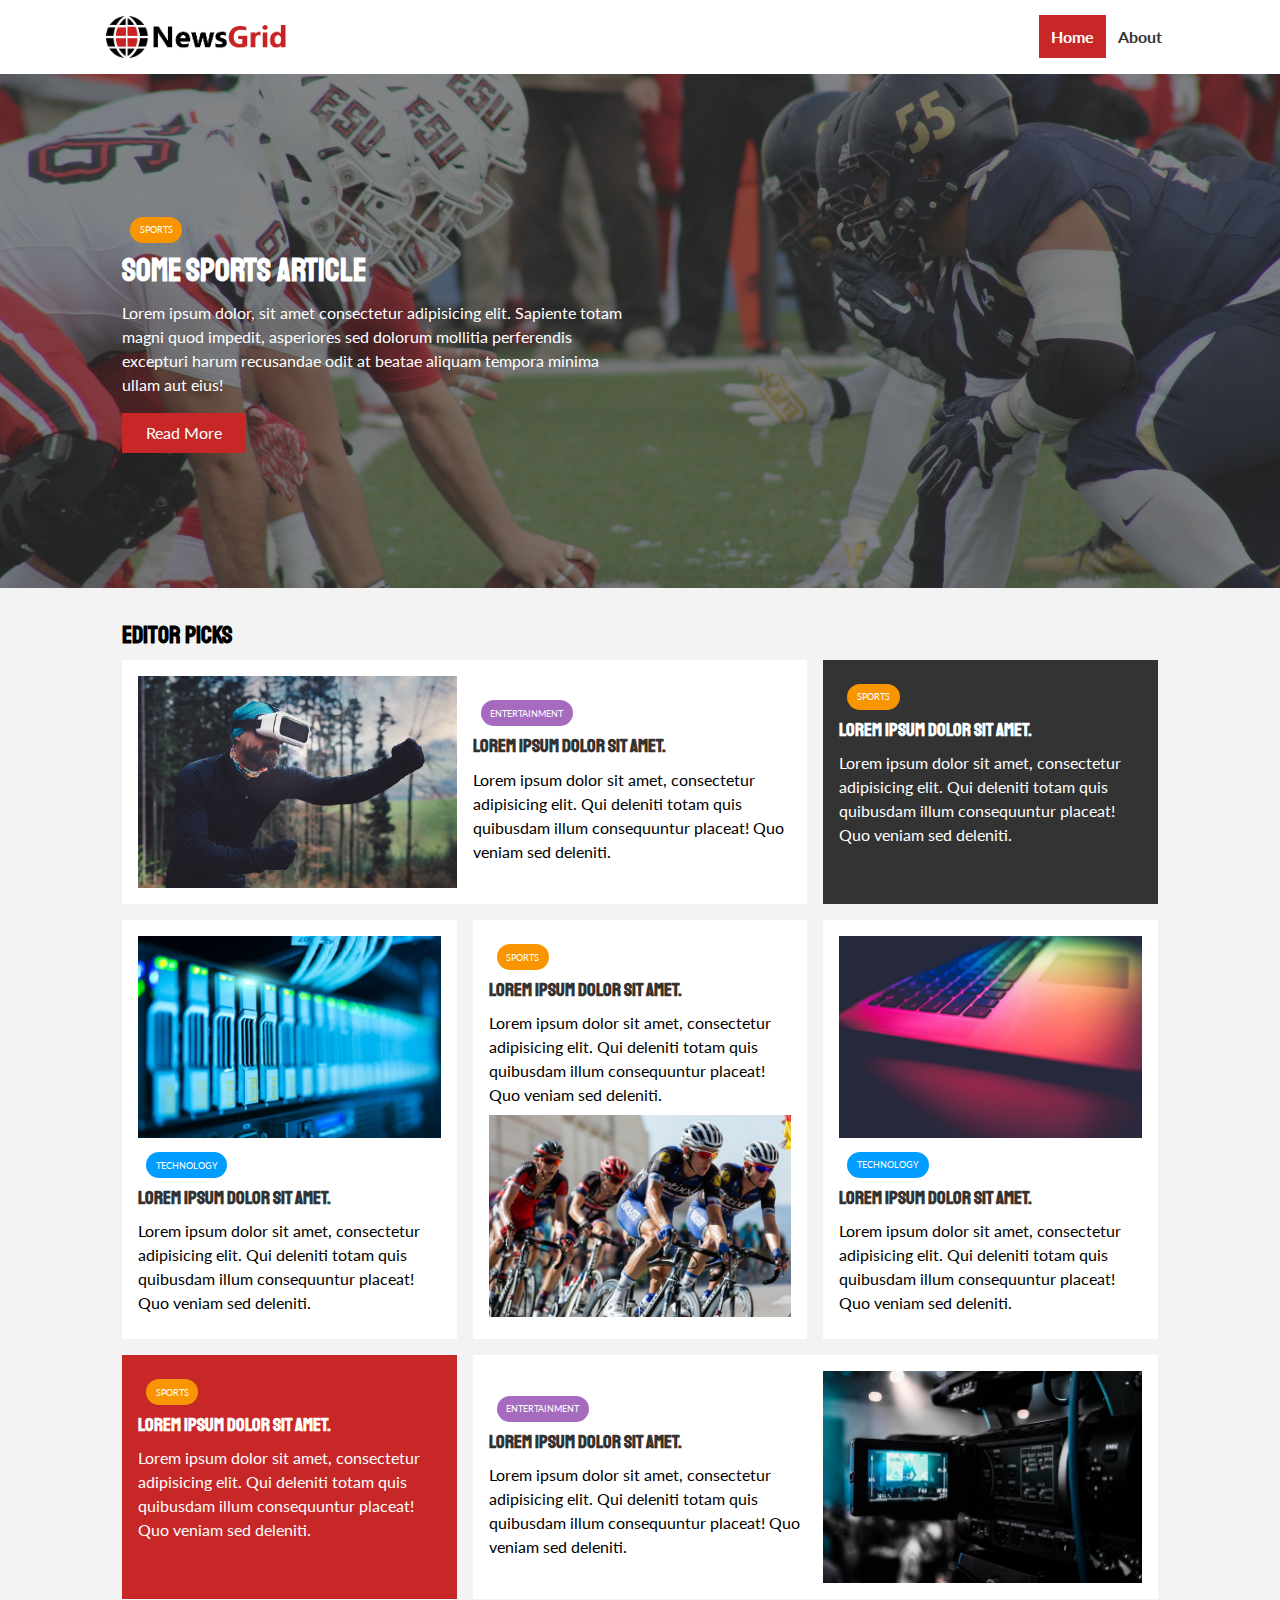
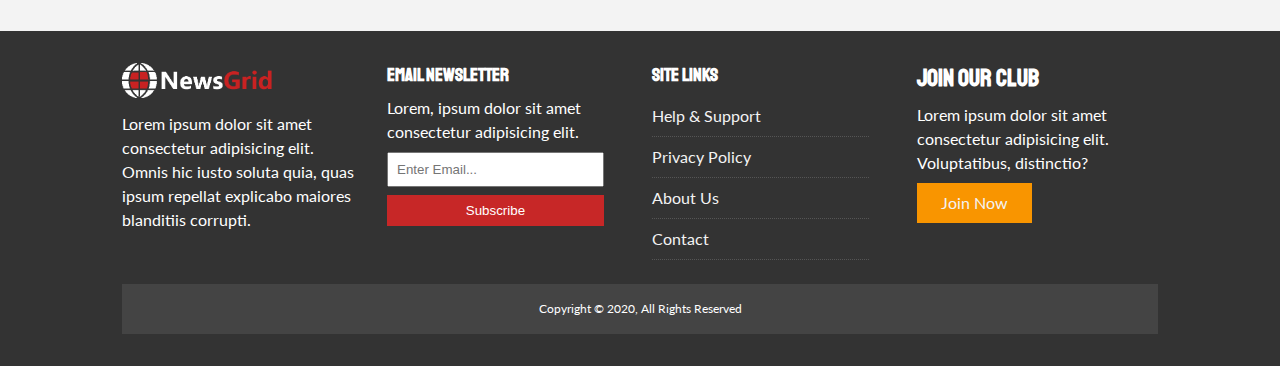
<file: index.html>
<!DOCTYPE html>
<html lang="en">
    <head>
        <meta charset="UTF-8">
        <meta name="viewport" content="width=device-width, initial-scale=1.0">
        <link rel="stylesheet" href="https://cdnjs.cloudflare.com/ajax/libs/font-awesome/5.15.1/css/all.min.css" integrity="sha512-+4zCK9k+qNFUR5X+cKL9EIR+ZOhtIloNl9GIKS57V1MyNsYpYcUrUeQc9vNfzsWfV28IaLL3i96P9sdNyeRssA==" crossorigin="anonymous" />
        <link href="https://fonts.googleapis.com/css?family=Lato|Staatliches" rel="stylesheet">
        <link rel="stylesheet" href="css/style.css">
        <link rel="stylesheet" media="screen and (max-width: 768px)" href="css/mobile.css">
        <link rel="shortcut icon" type="image/x-icon" href="favicon.ico">
        <title>NewsGrid | Latest News</title>
    </head>
    <body>
        <nav id="main-nav">
            <div class="container">
                <img src="img/logo.png" alt="NewsGrid" class="logo">
                <div class="social">
                    <a href="http://facebook.com" target="_blank"><i class="fab fa-facebook fa-2x"></i></a>
                    <a href="http://twitter.com" target="_blank"><i class="fab fa-twitter fa-2x"></i> </a>
                    <a href="http://instagram.com" target="_blank"><i class="fab fa-instagram fa-2x"></i></a>
                    <a href="http://youtube.com" target="_blank"><i class="fab fa-youtube fa-2x"></i></a>
                </div>
                <ul>
                    <li><a class="current" href="index.html">Home</a></li>
                    <li><a href="about.html">About</a></li>
                </ul>
            </div>
        </nav>
        <!-- Showcase -->
        <header id="showcase">
            <div class="container">
                <div class="showcase-container">
                    <div class="showcase-content">
                        <div class="category category-sports">Sports</div>
                        <h1>Some Sports Article</h1>
                        <p>Lorem ipsum dolor, sit amet consectetur adipisicing elit. Sapiente totam magni quod impedit, asperiores sed dolorum mollitia perferendis excepturi harum recusandae odit at beatae aliquam tempora minima ullam aut eius!</p>
                        <a href="article.html" class="btn btn-primary">Read More</a>
                    </div>
                </div>
            </div>
        </header>
        <section id="home-articles" class="py-2">
            <div class="container">
                <h2>Editor Picks</h2>
                <div class="articles-container">
                    <article class="card">
                        <img src="img/articles/ent1.jpg" alt="">
                        <div>
                            <div class="category category-ent">Entertainment</div>
                            <h3>
                                <a href="article.html">Lorem ipsum dolor sit amet.</a>
                            </h3>
                            <p>Lorem ipsum dolor sit amet, consectetur adipisicing elit. Qui deleniti totam quis quibusdam illum consequuntur placeat! Quo veniam sed deleniti.</p>
                        </div>
                    </article>
                    <article class="card bg-dark">
                        <div class="category category-sports">Sports</div>
                        <h3>
                            <a href="article.html">Lorem ipsum dolor sit amet.</a>
                        </h3>
                        <p>Lorem ipsum dolor sit amet, consectetur adipisicing elit. Qui deleniti totam quis quibusdam illum consequuntur placeat! Quo veniam sed deleniti.</p>
                    </article>
                    <article class="card">
                        <img src="img/articles/tech1.jpg" alt="">
                        <div class="category category-tech">Technology</div>
                        <h3>
                            <a href="article.html">Lorem ipsum dolor sit amet.</a>
                        </h3>
                        <p>Lorem ipsum dolor sit amet, consectetur adipisicing elit. Qui deleniti totam quis quibusdam illum consequuntur placeat! Quo veniam sed deleniti.</p>
                    </article>
                    <article class="card">          
                        <div class="category category-sports">Sports</div>
                        <h3>
                            <a href="article.html">Lorem ipsum dolor sit amet.</a>
                        </h3>
                        <p>Lorem ipsum dolor sit amet, consectetur adipisicing elit. Qui deleniti totam quis quibusdam illum consequuntur placeat! Quo veniam sed deleniti.</p>
                        <img src="img/articles/sports1.jpg" alt="">
                    </article>
                    <article class="card">
                        <img src="img/articles/tech2.jpg" alt="">
                        <div class="category category-tech">Technology</div>
                        <h3>
                            <a href="article.html">Lorem ipsum dolor sit amet.</a>
                        </h3>
                        <p>Lorem ipsum dolor sit amet, consectetur adipisicing elit. Qui deleniti totam quis quibusdam illum consequuntur placeat! Quo veniam sed deleniti.</p>
                    </article>
                    <article class="card bg-primary">
                        <div class="category category-sports">Sports</div>
                        <h3>
                            <a href="article.html">Lorem ipsum dolor sit amet.</a>
                        </h3>
                        <p>Lorem ipsum dolor sit amet, consectetur adipisicing elit. Qui deleniti totam quis quibusdam illum consequuntur placeat! Quo veniam sed deleniti.</p>
                    </article>
                    <article class="card">  
                        <div>
                            <div class="category category-ent">Entertainment</div>
                            <h3>
                                <a href="article.html">Lorem ipsum dolor sit amet.</a>
                            </h3>
                            <p>Lorem ipsum dolor sit amet, consectetur adipisicing elit. Qui deleniti totam quis quibusdam illum consequuntur placeat! Quo veniam sed deleniti.</p>
                        </div>
                        <img src="img/articles/ent2.jpg" alt="">
                    </article>
                </div>
            </div>
        </section>
        <!-- Footer -->
        <footer id="main-footer" class="py-2">
            <div class="container footer-container">
                <div>
                    <img src="img/logo_light.png" alt="">
                    <p>Lorem ipsum dolor sit amet consectetur adipisicing elit. Omnis hic iusto soluta quia, quas ipsum repellat explicabo maiores blanditiis corrupti.</p>
                </div>
                <div>
                    <h3>Email Newsletter</h3>
                    <p>Lorem, ipsum dolor sit amet consectetur adipisicing elit.</p>
                    <form>
                        <input type="email" placeholder="Enter Email...">
                        <input type="submit" value="Subscribe" class="btn btn-primary">
                    </form>
                </div>
                <div>
                    <h3>Site Links</h3>
                    <ul class="list">
                        <li><a href="#">Help & Support</a></li>
                        <li><a href="#">Privacy Policy</a></li>
                        <li><a href="#">About Us</a></li>
                        <li><a href="#">Contact</a></li>
                    </ul>
                </div>
                <div>
                    <h2>Join Our Club</h2>
                    <p>Lorem ipsum dolor sit amet consectetur adipisicing elit. Voluptatibus, distinctio?</p>
                    <a href="#" class="btn btn-secondary">Join Now</a>
                </div>
                <div>
                    <p>
                        Copyright &copy; 2020, All Rights Reserved 
                    </p>
                </div>
            </div>
        </footer>
    </body>
</html>
</file>
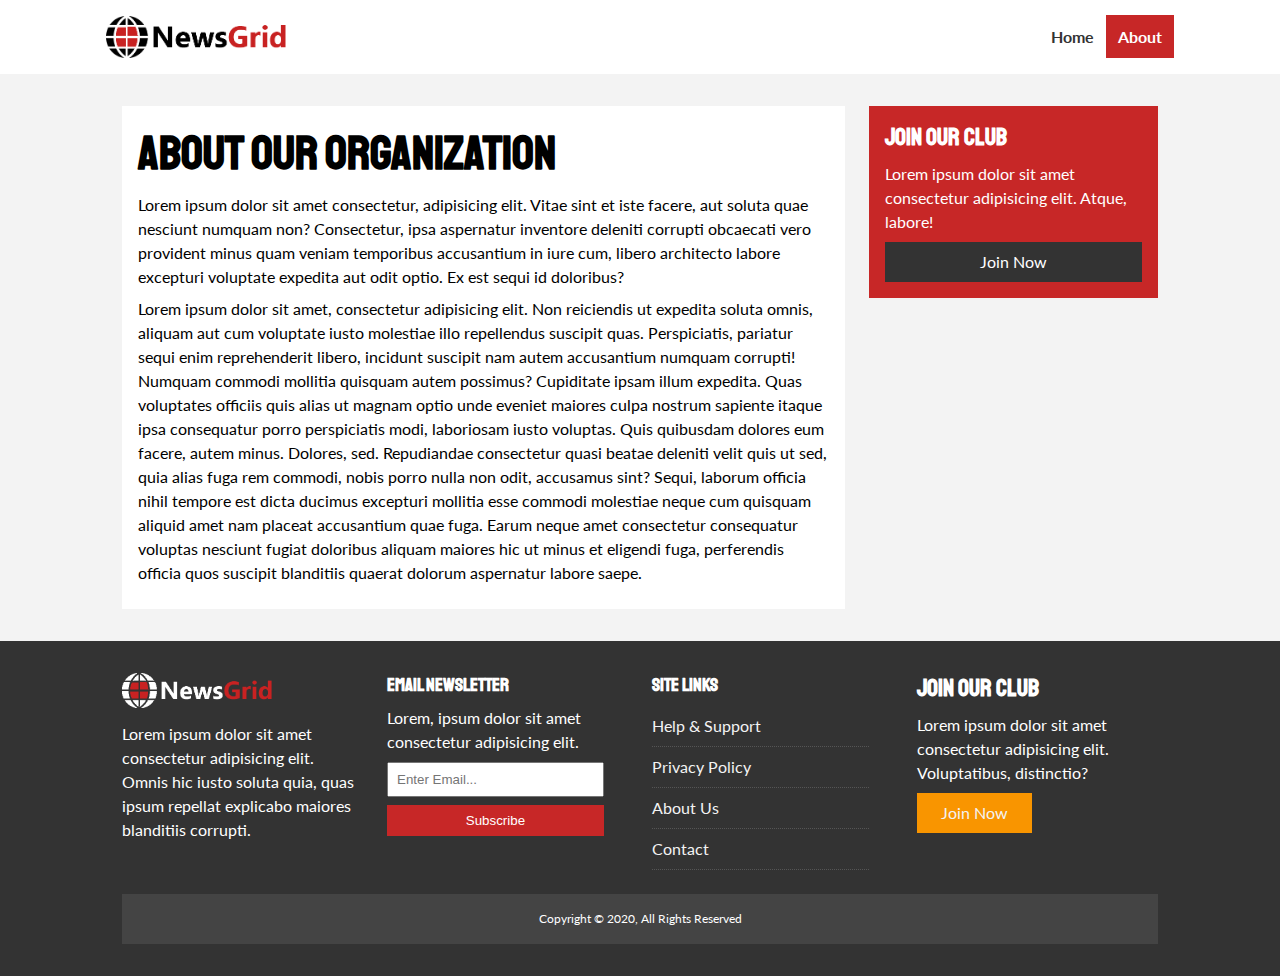
<file: about.html>
<!DOCTYPE html>
<html lang="en">
    <head>
        <meta charset="UTF-8">
        <meta name="viewport" content="width=device-width, initial-scale=1.0">
        <link rel="stylesheet" href="https://cdnjs.cloudflare.com/ajax/libs/font-awesome/5.15.1/css/all.min.css" integrity="sha512-+4zCK9k+qNFUR5X+cKL9EIR+ZOhtIloNl9GIKS57V1MyNsYpYcUrUeQc9vNfzsWfV28IaLL3i96P9sdNyeRssA==" crossorigin="anonymous" />
        <link href="https://fonts.googleapis.com/css?family=Lato|Staatliches" rel="stylesheet">
        <link rel="stylesheet" href="css/style.css">
        <link rel="stylesheet" media="screen and (max-width: 768px)" href="css/mobile.css">
        <link rel="shortcut icon" type="image/x-icon" href="favicon.ico">
        <title>NewsGrid | About</title>
    </head>
    <body>
        <nav id="main-nav">
            <div class="container">
                <img src="img/logo.png" alt="NewsGrid" class="logo">
                <div class="social">
                    <a href="http://facebook.com" target="_blank"><i class="fab fa-facebook fa-2x"></i></a>
                    <a href="http://twitter.com" target="_blank"><i class="fab fa-twitter fa-2x"></i> </a>
                    <a href="http://instagram.com" target="_blank"><i class="fab fa-instagram fa-2x"></i></a>
                    <a href="http://youtube.com" target="_blank"><i class="fab fa-youtube fa-2x"></i></a>
                </div>
                <ul>
                    <li><a href="index.html">Home</a></li>
                    <li><a class="current" href="about.html">About</a></li>
                </ul>
            </div>
        </nav>
        <section id="about">
            <div class="container">
                <div class="page-container">
                    <article class="card">
                        <h1 class="l-heading">About Our Organization</h1>
                        <p>Lorem ipsum dolor sit amet consectetur, adipisicing elit. Vitae sint et iste facere, aut soluta quae nesciunt numquam non? Consectetur, ipsa aspernatur inventore deleniti corrupti obcaecati vero provident minus quam veniam temporibus accusantium in iure cum, libero architecto labore excepturi voluptate expedita aut odit optio. Ex est sequi id doloribus?</p>
                        <p>Lorem ipsum dolor sit amet, consectetur adipisicing elit. Non reiciendis ut expedita soluta omnis, aliquam aut cum voluptate iusto molestiae illo repellendus suscipit quas. Perspiciatis, pariatur sequi enim reprehenderit libero, incidunt suscipit nam autem accusantium numquam corrupti! Numquam commodi mollitia quisquam autem possimus? Cupiditate ipsam illum expedita. Quas voluptates officiis quis alias ut magnam optio unde eveniet maiores culpa nostrum sapiente itaque ipsa consequatur porro perspiciatis modi, laboriosam iusto voluptas. Quis quibusdam dolores eum facere, autem minus. Dolores, sed. Repudiandae consectetur quasi beatae deleniti velit quis ut sed, quia alias fuga rem commodi, nobis porro nulla non odit, accusamus sint? Sequi, laborum officia nihil tempore est dicta ducimus excepturi mollitia esse commodi molestiae neque cum quisquam aliquid amet nam placeat accusantium quae fuga. Earum neque amet consectetur consequatur voluptas nesciunt fugiat doloribus aliquam maiores hic ut minus et eligendi fuga, perferendis officia quos suscipit blanditiis quaerat dolorum aspernatur labore saepe.</p>
                    </article>
                    <aside class="card bg-primary">
                        <h2>Join Our Club</h2>
                        <p>Lorem ipsum dolor sit amet consectetur adipisicing elit. Atque, labore!</p>
                        <a href="#" class="btn btn-dark btn-block">Join Now</a>
                    </aside>
                </div>
            </div>
        </section>
        <!-- Footer -->
        <footer id="main-footer" class="py-2">
            <div class="container footer-container">
                <div>
                    <img src="img/logo_light.png" alt="">
                    <p>Lorem ipsum dolor sit amet consectetur adipisicing elit. Omnis hic iusto soluta quia, quas ipsum repellat explicabo maiores blanditiis corrupti.</p>
                </div>
                <div>
                    <h3>Email Newsletter</h3>
                    <p>Lorem, ipsum dolor sit amet consectetur adipisicing elit.</p>
                    <form>
                        <input type="email" placeholder="Enter Email...">
                        <input type="submit" value="Subscribe" class="btn btn-primary">
                    </form>
                </div>
                <div>
                    <h3>Site Links</h3>
                    <ul class="list">
                        <li><a href="#">Help & Support</a></li>
                        <li><a href="#">Privacy Policy</a></li>
                        <li><a href="#">About Us</a></li>
                        <li><a href="#">Contact</a></li>
                    </ul>
                </div>
                <div>
                    <h2>Join Our Club</h2>
                    <p>Lorem ipsum dolor sit amet consectetur adipisicing elit. Voluptatibus, distinctio?</p>
                    <a href="#" class="btn btn-secondary">Join Now</a>
                </div>
                <div>
                    <p>
                        Copyright &copy; 2020, All Rights Reserved 
                    </p>
                </div>
            </div>
        </footer>
    </body>
</html>
</file>
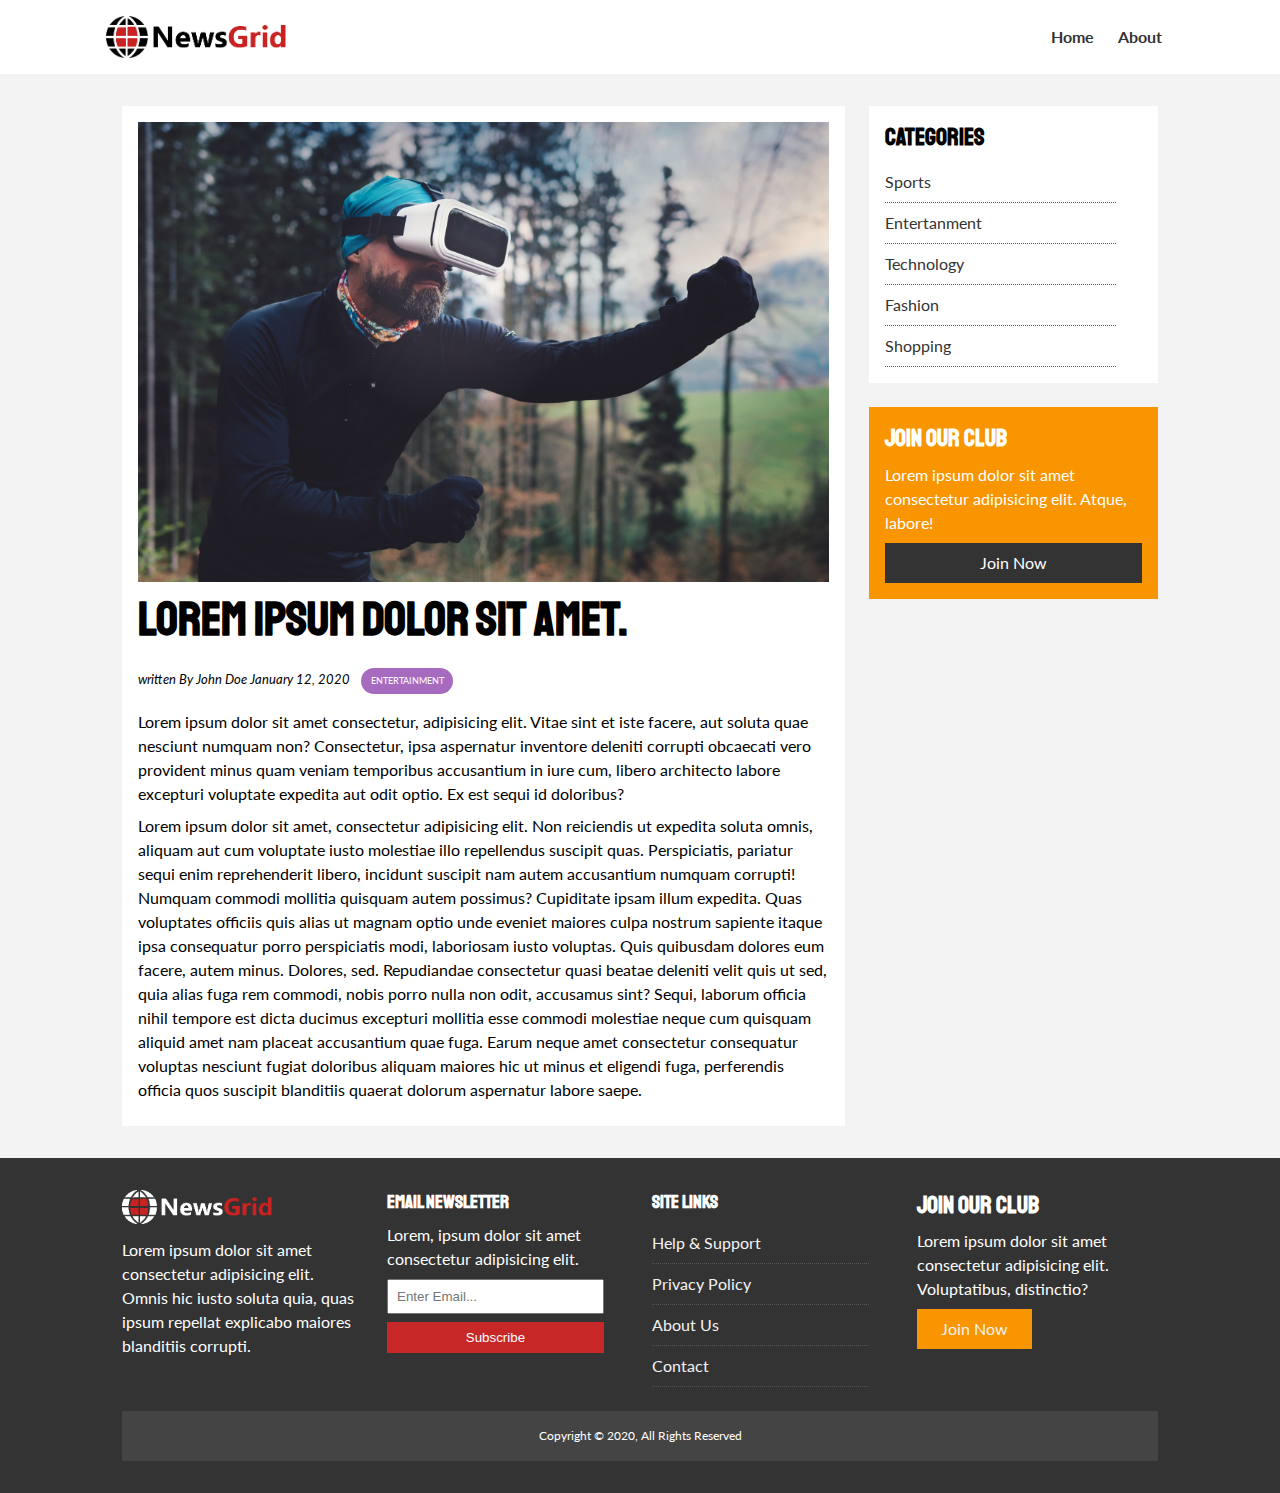
<file: article.html>
<!DOCTYPE html>
<html lang="en">
    <head>
        <meta charset="UTF-8">
        <meta name="viewport" content="width=device-width, initial-scale=1.0">
        <link rel="stylesheet" href="https://cdnjs.cloudflare.com/ajax/libs/font-awesome/5.15.1/css/all.min.css" integrity="sha512-+4zCK9k+qNFUR5X+cKL9EIR+ZOhtIloNl9GIKS57V1MyNsYpYcUrUeQc9vNfzsWfV28IaLL3i96P9sdNyeRssA==" crossorigin="anonymous" />
        <link href="https://fonts.googleapis.com/css?family=Lato|Staatliches" rel="stylesheet">
        <link rel="stylesheet" href="css/style.css">
        <link rel="stylesheet" media="screen and (max-width: 768px)" href="css/mobile.css">
        <link rel="shortcut icon" type="image/x-icon" href="favicon.ico">
        <title>NewsGrid | Latest News</title>
    </head>
    <body>
        <nav id="main-nav">
            <div class="container">
                <img src="img/logo.png" alt="NewsGrid" class="logo">
                <div class="social">
                    <a href="http://facebook.com" target="_blank"><i class="fab fa-facebook fa-2x"></i></a>
                    <a href="http://twitter.com" target="_blank"><i class="fab fa-twitter fa-2x"></i> </a>
                    <a href="http://instagram.com" target="_blank"><i class="fab fa-instagram fa-2x"></i></a>
                    <a href="http://youtube.com" target="_blank"><i class="fab fa-youtube fa-2x"></i></a>
                </div>
                <ul>
                    <li><a href="index.html">Home</a></li>
                    <li><a href="about.html">About</a></li>
                </ul>
            </div>
        </nav>
        <section id="about">
            <div class="container">
                <div class="page-container">
                    <article class="card">
                        <img src="img/articles/ent1.jpg" alt="">
                        <h1 class="l-heading">Lorem ipsum dolor sit amet.</h1>
                        <div class="meta">
                            <small>
                                <i class="fas fa-user">written By John Doe January 12, 2020</i>
                            </small>
                            <div class="category category-ent">Entertainment</div>
                        </div>
                        <p>Lorem ipsum dolor sit amet consectetur, adipisicing elit. Vitae sint et iste facere, aut soluta quae nesciunt numquam non? Consectetur, ipsa aspernatur inventore deleniti corrupti obcaecati vero provident minus quam veniam temporibus accusantium in iure cum, libero architecto labore excepturi voluptate expedita aut odit optio. Ex est sequi id doloribus?</p>
                        <p>Lorem ipsum dolor sit amet, consectetur adipisicing elit. Non reiciendis ut expedita soluta omnis, aliquam aut cum voluptate iusto molestiae illo repellendus suscipit quas. Perspiciatis, pariatur sequi enim reprehenderit libero, incidunt suscipit nam autem accusantium numquam corrupti! Numquam commodi mollitia quisquam autem possimus? Cupiditate ipsam illum expedita. Quas voluptates officiis quis alias ut magnam optio unde eveniet maiores culpa nostrum sapiente itaque ipsa consequatur porro perspiciatis modi, laboriosam iusto voluptas. Quis quibusdam dolores eum facere, autem minus. Dolores, sed. Repudiandae consectetur quasi beatae deleniti velit quis ut sed, quia alias fuga rem commodi, nobis porro nulla non odit, accusamus sint? Sequi, laborum officia nihil tempore est dicta ducimus excepturi mollitia esse commodi molestiae neque cum quisquam aliquid amet nam placeat accusantium quae fuga. Earum neque amet consectetur consequatur voluptas nesciunt fugiat doloribus aliquam maiores hic ut minus et eligendi fuga, perferendis officia quos suscipit blanditiis quaerat dolorum aspernatur labore saepe.</p>
                    </article>
                    <aside class="categories card">
                        <h2>Categories</h2>
                        <ul class="list">
                            <li><a href="#"><i class="fas fa-chevron-right"></i>Sports</a></li>
                            <li><a href="#"><i class="fas fa-chevron-right"></i>Entertanment</a></li>
                            <li><a href="#"><i class="fas fa-chevron-right"></i>Technology</a></li>
                            <li><a href="#"><i class="fas fa-chevron-right"></i>Fashion</a></li>
                            <li><a href="#"><i class="fas fa-chevron-right"></i>Shopping</a></li>
                        </ul>
                    </aside>
                    <aside class="card bg-secondary">
                        <h2>Join Our Club</h2>
                        <p>Lorem ipsum dolor sit amet consectetur adipisicing elit. Atque, labore!</p>
                        <a href="#" class="btn btn-dark btn-block">Join Now</a>
                    </aside>
                </div>
            </div>
        </section>
        <!-- Footer -->
        <footer id="main-footer" class="py-2">
            <div class="container footer-container">
                <div>
                    <img src="img/logo_light.png" alt="">
                    <p>Lorem ipsum dolor sit amet consectetur adipisicing elit. Omnis hic iusto soluta quia, quas ipsum repellat explicabo maiores blanditiis corrupti.</p>
                </div>
                <div>
                    <h3>Email Newsletter</h3>
                    <p>Lorem, ipsum dolor sit amet consectetur adipisicing elit.</p>
                    <form>
                        <input type="email" placeholder="Enter Email...">
                        <input type="submit" value="Subscribe" class="btn btn-primary">
                    </form>
                </div>
                <div>
                    <h3>Site Links</h3>
                    <ul class="list">
                        <li><a href="#">Help & Support</a></li>
                        <li><a href="#">Privacy Policy</a></li>
                        <li><a href="#">About Us</a></li>
                        <li><a href="#">Contact</a></li>
                    </ul>
                </div>
                <div>
                    <h2>Join Our Club</h2>
                    <p>Lorem ipsum dolor sit amet consectetur adipisicing elit. Voluptatibus, distinctio?</p>
                    <a href="#" class="btn btn-secondary">Join Now</a>
                </div>
                <div>
                    <p>
                        Copyright &copy; 2020, All Rights Reserved 
                    </p>
                </div>
            </div>
        </footer>
    </body>
</html>
</file>
<file: css/style.css>
:root {
    --primary-color: #c72727;
    --secondary-color: #f99500;
    --light-color: #f3f3f3;
    --dark-color: #333;
    --max-width: 1100px;
}

.category {
    --sports-color: #f99500;
    --ent-color: #a66bbe;
    --tech-color: #009cff;
}

* {
    margin: 0;
    padding: 0;
    box-sizing: border-box;
}

body {
    font-family: 'lato', sans-serif;
    line-height: 1.5;
    background: var(--light-color);
}

a {
    color: #333;
    text-decoration: none;
}

ul {
    list-style: none;
}

p {
    margin: 0.5rem 0;
}

img {
    width: 100%;
}

h1, h2, h3, h4, h5, h6 {
    font-family: 'staatliches', cursive;
    margin-bottom: .55rem;
    line-height: 1.3;
}

/* Utility */
.container {
    max-width: var(--max-width);
    margin: auto;
    padding: 0 2rem;
    overflow: hidden;
}

.category {
    display: inline-block;
    color: #fff;
    font-size: 0.55rem;
    text-transform: uppercase;
    padding: 0.4rem 0.6rem;
    border-radius: 15px;
    margin: 0.5rem;
}

.category-sports { background: var(--sports-color); }
.category-ent { background: var(--ent-color); }
.category-tech { background: var(--tech-color); }

.btn {
    display: inline-block;
    border: none;
    background: var(--dark-color);
    color: #fff;
    padding: 0.5rem 1.5rem;
}

.btn-light { background: var(--light-color); }
.btn-primary { background: var(--primary-color); }
.btn-secondary { background: var(--secondary-color); }

.btn:hover {
    opacity: 0.9;
}

.btn-block {
    display: block;
    width: 100%;
    text-align: center;
}

.card {
    background: #fff;
    padding: 1rem;
}

.bg-dark {
    background: var(--dark-color);
}

.bg-primary {
    background: var(--primary-color);
}

.bg-secondary {
    background: var(--secondary-color);
}

.py-1 { padding: 1.5rem 0; }
.py-2 { padding: 2rem 0; }
.py-3 { padding: 3rem 0; }
.p-1 { padding: 1.5rem ; }
.p-2 { padding: 2rem ; }
.p-3 { padding: 3rem ; }

.bg-dark h1,
.bg-dark h2,
.bg-dark h3,
.bg-dark p,
.bg-dark a,
.bg-primary h1,
.bg-primary h2,
.bg-primary h3,
.bg-primary p,
.bg-primary a,
.bg-secondary h1,
.bg-secondary h2,
.bg-secondary h3,
.bg-secondary p,
.bg-secondary a  {
    color: #fff;
}

.l-heading {
    font-size: 3rem;
}

.list li {
    padding: .5rem 0;
    border-bottom: #555 dotted 1px;
    width: 90%;
}

.list li a:hover {
    color: var(--primary-color) !important;
}

/* Inner page grid container */
.page-container {
    display: grid;
    grid-template-columns: 5fr 2fr;
    margin: 2rem 0;
    grid-gap: 1.5rem;
}

.page-container > *:first-child {
    grid-row: 1 / span 3;
}

/* Navigation */
#main-nav {
    background: #fff;
    position: sticky;
    top: 0;
    z-index: 2;
}

#main-nav .container {
    display: grid;
    grid-template-columns: 6fr 3fr 2fr;
    padding: 1rem;
    align-items: center;
}

#main-nav .logo {
    width: 180px;
}

#main-nav ul {
    justify-self: end;
    display: flex;
}

#main-nav ul li a {
    padding: 0.75rem;
    font-weight: bold;
}

#main-nav ul li a.current {
    background: var(--primary-color);
    color: #fff;
}

#main-nav ul li a:hover {
    background: var(--light-color);
    color: var(--dark-color);
}

#main-nav .social {
    justify-self: center;
}

#main-nav .social i {
    color: #777;
    margin-right: .5rem;
}

/* Showcase */
#showcase {
    color: #fff;
    background: #333;
    padding: 2rem;
    position: relative;
}

#showcase::before {
    content: '';
    background: url(../img/featured.jpg) no-repeat center center/cover;
    position: absolute;
    top: 0;
    left: 0;
    width: 100%;
    height: 100%;
    opacity: 0.4;
}

#showcase .showcase-container {
    display: grid;
    grid-template-columns: repeat(2, 1fr);
    justify-content: center;
    align-items: center;
    height: 50vh;
}

#showcase .showcase-content {
    z-index: 1;
}

#showcase .showcase-content p {
    margin-bottom: 1rem;
}

/* Home Articles */
#home-articles .articles-container {
    display: grid;
    grid-template-columns: repeat(3, 1fr);
    grid-gap: 1rem;
}

#home-articles .articles-container >*:first-child ,
#home-articles .articles-container >*:last-child {
    display: grid;
    grid-template-columns: repeat(2, 1fr);
    grid-gap: 1rem;
    align-items: center;
    grid-column: 1 / span 2;
}

#home-articles .articles-container >*:last-child {
    grid-column: 2 / span 2;   
}

#article .meta {
    display: flex;
    justify-content: space-between;
    align-items: center;
    background: #eee;
    padding: 0.5rem;
}

#article .meta .category {
    margin-top: 0.4rem;
}

/* Footer */  
#main-footer {
    background: var(--dark-color);
    color: #fff;
}

#main-footer img {
    width: 150px;
}

#main-footer a {
    color: #f3f3f3;
}

#main-footer .footer-container {
    display: grid;
    grid-template-columns: repeat(4, 1fr);
    grid-gap: 1.5rem;
}

#main-footer .footer-container > *:last-child {
    background: #444;
    grid-column: 1 / span 4;
    padding: .5rem;
    text-align: center;
    font-size: 0.75rem;
}

#main-footer .footer-container input[type='email'] {
    width: 90%;
    padding: 0.5rem;
    margin-bottom: 0.5rem;
}

#main-footer .footer-container input[type='submit'] {
    width: 90%;
}
</file>
<file: css/mobile.css>
/* Navigation */
#main-nav .social {
    display: none;
}

#main-nav .container {
    grid-template-columns: 1fr;
    grid-gap: 1.2rem;
}

#main-nav ul,
#main-nav .logo {
    justify-self: center;
}

#main-nav ul li a {
    padding: 0.5rem;
}

#home-articles .articles-container {
    grid-template-columns: repeat(2, 1fr);
}

#home-articles .articles-container > *:first-child,
#home-articles .articles-container > *:last-child {
    grid-template-columns: 1fr;
    grid-column: 1;
}

@media(max-width: 600px) {
    /* Stack Grind Items */
    #showcase .showcase-container,
    #home-articles .articles-container {
        grid-template-columns: 1fr;
    }
    #main-footer .footer-container {
        grid-template-columns: 1fr;
    }
    #main-footer .footer-container >*:last-child {
        grid-column: 1;
    }
    #main-footer .footer-container >*:first-child,
    #main-footer .footer-container >*:nth-child(2) {
        border-bottom: #444 dotted 1px;
        padding-bottom: 1rem;
    }
    .page-container {
        grid-template-columns: 1fr;
        text-align: center;
    }
    .page-container > *:first-child {
        grid-row: 1;
    }
    l-heading {
        font-size: 2rem;
    }
}
</file>
